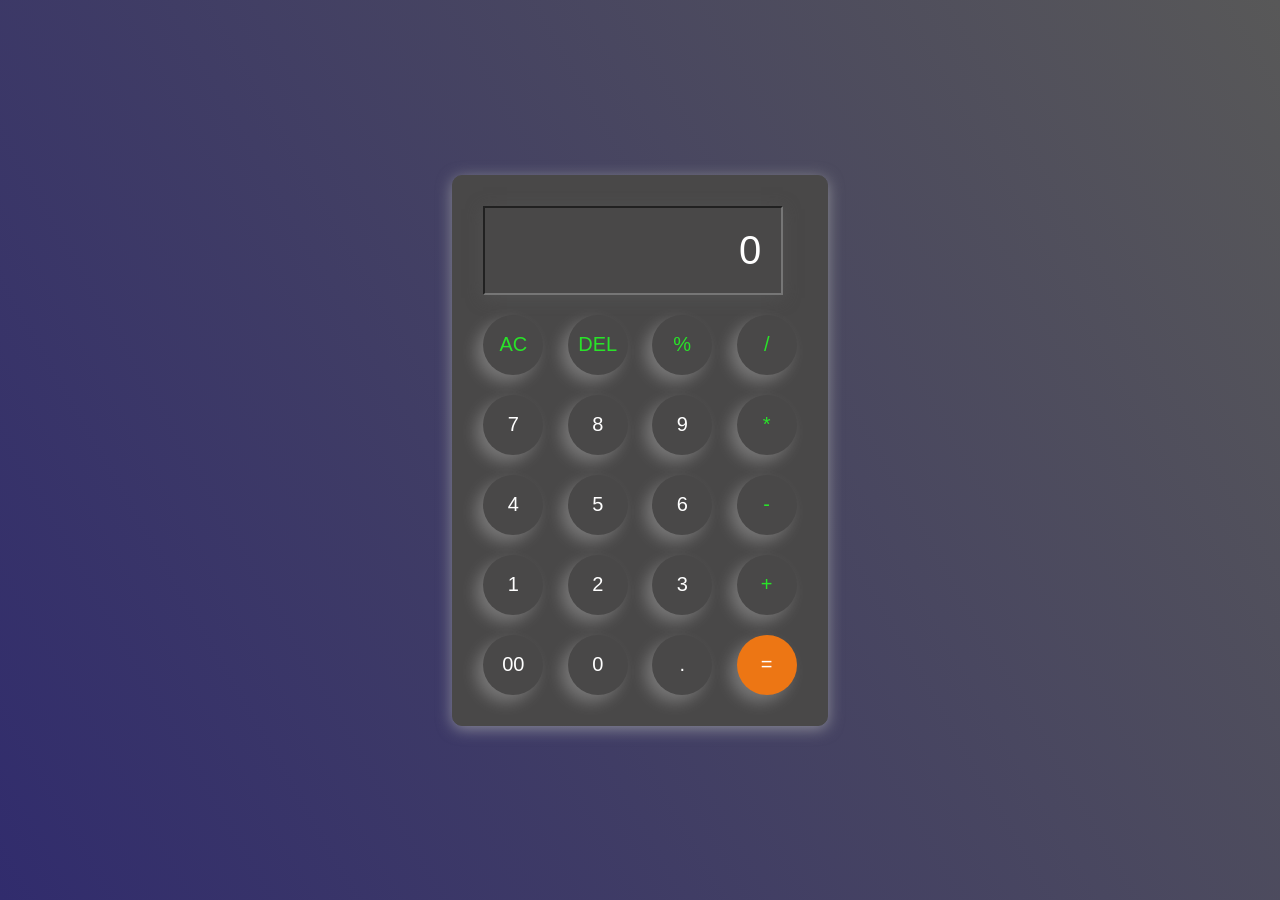
<file: index.html>
<!DOCTYPE html>
<html lang="en">
<head>
    <meta charset="UTF-8">
    <meta name="viewport" content="width=device-width, initial-scale=1.0">
    <title>Calculator</title>
    <link rel="stylesheet" href="style.css">
</head>
<body>
    <div class="calculator">
        <input type="text" placeholder="0" id="inputBox" readonly>
        <div>
            <button class="operator">AC</button> 
            <button class="operator">DEL</button>
            <button class="operator">%</button>
            <button class="operator">/</button>
        </div>
        <div>
            <button>7</button> 
            <button>8</button>
            <button>9</button>
            <button class="operator">*</button>
        </div>
        <div>
            <button>4</button> 
            <button>5</button>
            <button>6</button>
            <button class="operator">-</button>
        </div>
        <div>
            <button>1</button> 
            <button>2</button>
            <button>3</button>
            <button class="operator">+</button>
        </div>
        <div>
            <button>00</button> 
            <button>0</button>
            <button>.</button>
            <button class="equalBtn">=</button>
        </div>
    </div>

    <script src="script.js"></script>
</body>
</html>
</file>
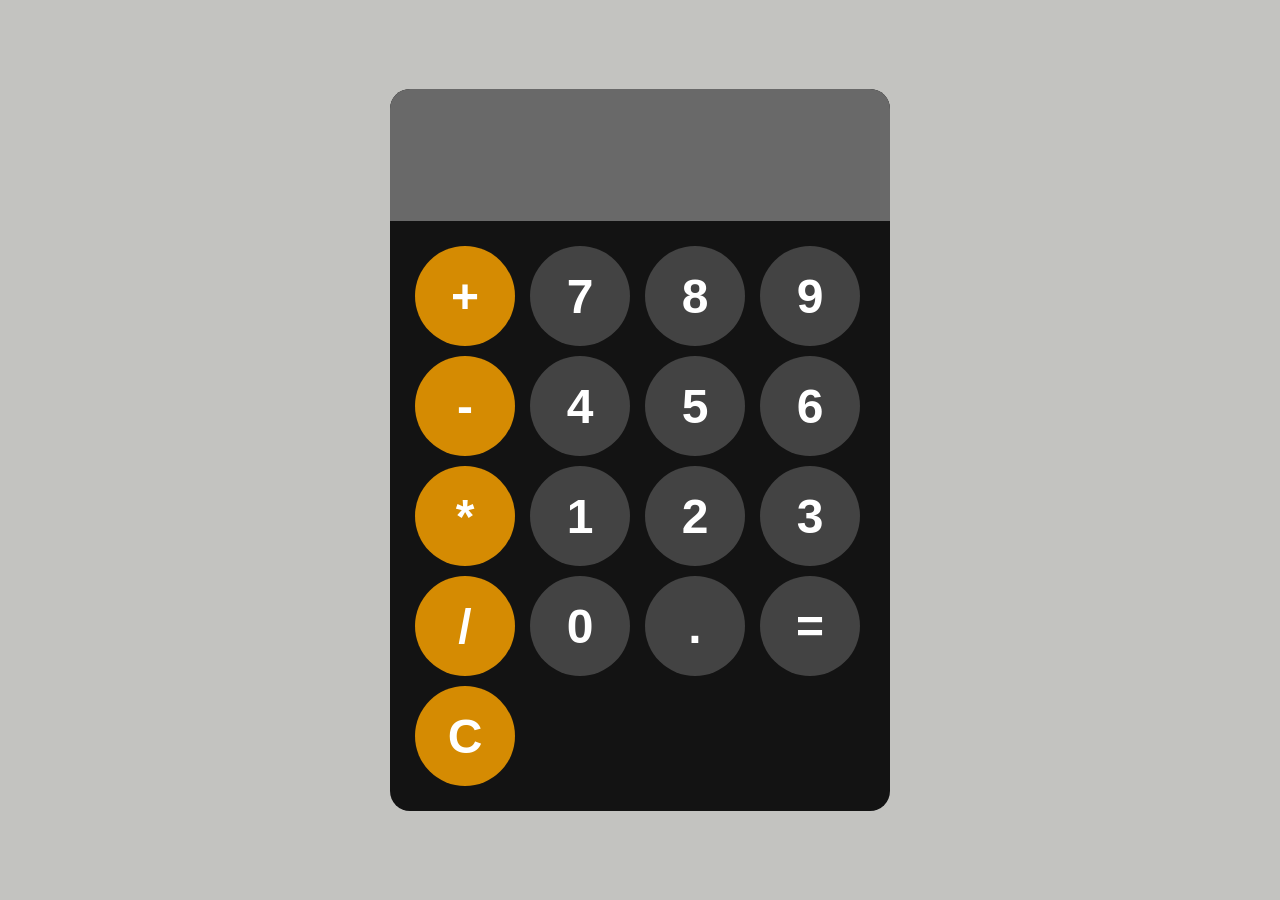
<file: calculator pt2/index.html>
<!DOCTYPE html>
<html lang="en">
<head>
    <meta charset="UTF-8">
    <meta name="viewport" content="width=device-width, initial-scale=1.0">
    <title>Document</title>
    <link rel="stylesheet" href="style.css">
</head>
<body>
    
    <div id="calculator">
        <input id="display" readonly>

        <div id="keys">
            <button onclick="appendToDisplay('+')" class="operator-btn">+</button>
            <button onclick="appendToDisplay('7')">7</button>
            <button onclick="appendToDisplay('8')">8</button>
            <button onclick="appendToDisplay('9')">9</button>
            <button onclick="appendToDisplay('-')" class="operator-btn">-</button>
            <button onclick="appendToDisplay('4')">4</button>
            <button onclick="appendToDisplay('5')">5</button>
            <button onclick="appendToDisplay('6')">6</button>
            <button onclick="appendToDisplay('*')" class="operator-btn">*</button>
            <button onclick="appendToDisplay('1')">1</button>
            <button onclick="appendToDisplay('2')">2</button>
            <button onclick="appendToDisplay('3')">3</button>
            <button onclick="appendToDisplay('/')" class="operator-btn">/</button>
            <button onclick="appendToDisplay('0')">0</button>
            <button onclick="appendToDisplay('.')">.</button>
            <button onclick="calculate()">=</button>
            <button onclick="clearDisplay()" class="operator-btn">C</button>

        </div>
    </div>

    <script src="index.js"></script>
</body>
</html>
</file>
<file: style.css>
@import url('https://fonts.googleapis.com/css2?family=Poppins:wght@100;200;300;400;500;600;700&display=swap');

*{
    margin: 0;
    padding: 0;
    box-sizing: border-box;
    font-family: "Pliant", sans-serif;
}

body{
    width: 100%;
    height: 100vh;
    display: flex;
    align-items: center;
    justify-content: center;
    background: linear-gradient(60deg, rgb(49, 44, 109), rgb(88, 88, 88));
}

.calculator{
    border: 1.5px solid rgb(73, 72, 72);
    padding: 20px;
    border-radius: 10px;
    background-color: rgb(73, 72, 72);
    box-shadow: 0px 3px 15px rgba(170, 171, 173, 0.7);
}

input{
    width: 300px;
    padding: 20px;
    margin: 10px;
    background: transparent;
    box-shadow: 0px 3px 15px rgba(84, 84, 84, 0.7);
    font-size: 40px;
    text-align: right;
    cursor: pointer;
    color: white;
}

input::placeholder{
    color: white;
}

button{
    border: none;
    width: 60px;
    height: 60px;
    margin: 10px;
    border-radius: 50%;
    background: transparent;
    color: white;
    font-size: 20px;
    box-shadow: -7px 7px 15px rgba(225, 225, 225, 0.3);
    cursor: pointer;
}

.equalBtn{
    background-color: rgb(237, 118, 20);
}

.operator{
    color: rgb(41, 227, 41);
}
</file>
<file: calculator pt2/style.css>
body{
    margin: 0;
    display: flex;
    justify-content: center;
    align-items: center;
    height: 100vh;
    background-color: rgb(195, 195, 192);
}

#calculator{
    font-family: Arial, Helvetica, sans-serif;
    background-color: rgb(19, 19, 19);
    border-radius: 20px;
    max-width: 500px;
    overflow: hidden; 
}

#display{
    width: 100%;
    padding: 20px;
    font-size: 5rem;
    text-align: left;
    border: none;
    background-color: dimgrey;
    color:aliceblue;
}

#keys{
    display:grid;
    grid-template-columns: repeat(4,1fr);
    gap: 10px;
    padding: 25px;
}

button{
    width: 100px;
    height: 100px;
    border-radius: 50px;
    border: none;
    background-color: rgb(67, 67, 67);
    color: white;
    font-size: 3rem;
    font-weight: bold;
    cursor: pointer;
}

button:hover{
    background-color: rgb(110, 109, 109);
}

button:active{
    background-color: rgb(143, 142, 142);
}

.operator-btn{
    background-color: rgb(213, 139, 2);
}

.operator-btn:hover{
    background-color: rgb(249, 167, 13);
}

.operator-btn:active{
    background-color: rgb(247, 189, 82);
}
</file>
